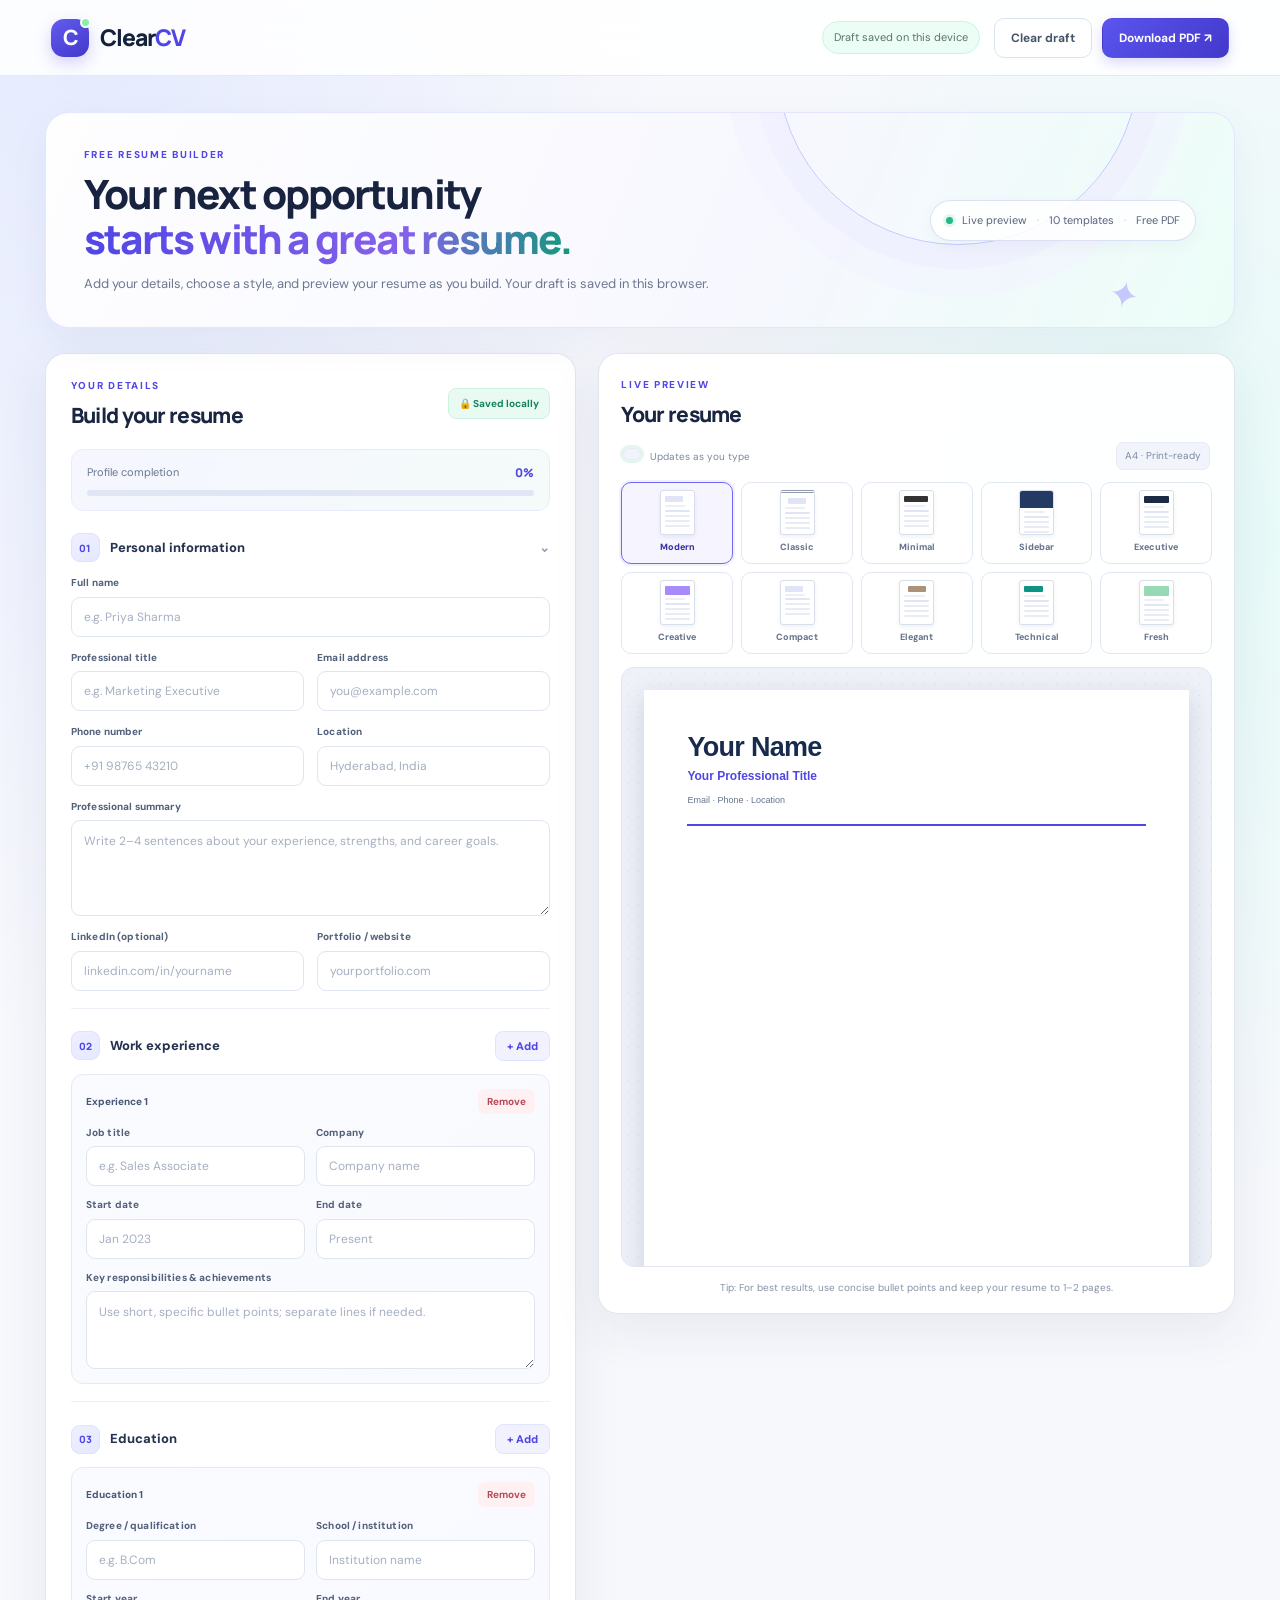
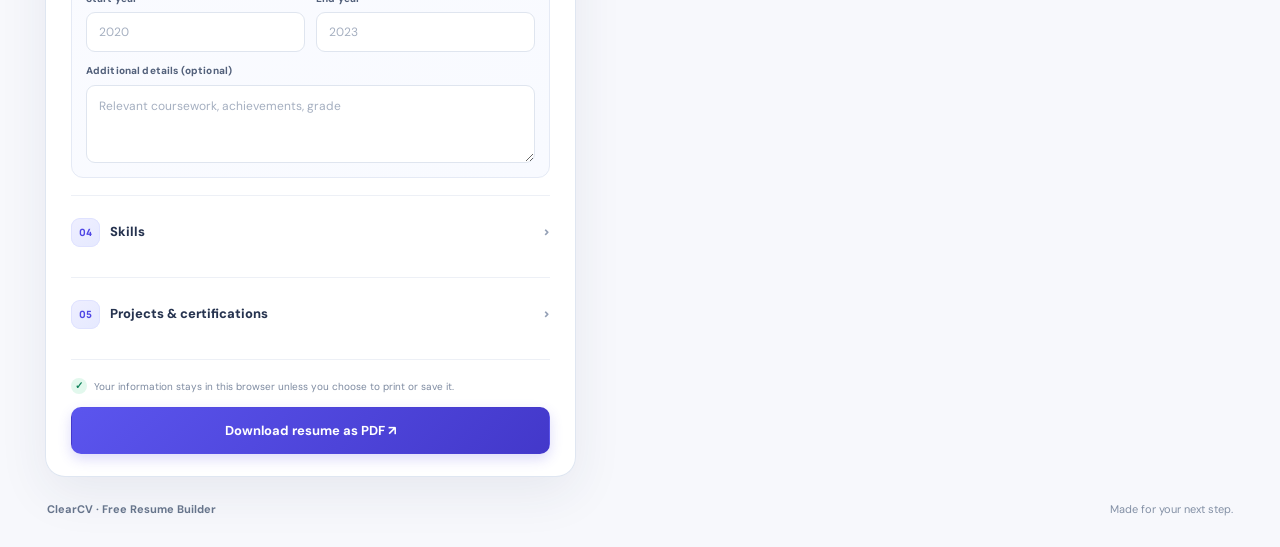
<file: index.html>
<!DOCTYPE html>
<html lang="en">
<head>
  <meta charset="UTF-8">
  <meta name="viewport" content="width=device-width, initial-scale=1.0">
  <meta name="description" content="Build a professional resume for free. Choose a template, edit your details, preview instantly, and print or save as PDF.">
  <title>ClearCV — Free Resume Builder</title>
  <link rel="stylesheet" href="style.css">
</head>
<body>
  <header class="site-header">
    <a class="brand" href="#" aria-label="ClearCV home"><span class="brand-mark">C</span><span>Clear<span class="brand-light">CV</span></span></a>
    <div class="header-actions">
      <span class="saved-status" id="savedStatus" aria-live="polite">Your draft stays on this device</span>
      <button class="btn btn-outline" id="clearBtn" type="button">Clear draft</button>
      <button class="btn btn-primary" id="downloadBtn" type="button">Download PDF ↗</button>
    </div>
  </header>

  <main class="app-shell">
    <section class="intro">
      <div>
        <p class="eyebrow">FREE RESUME BUILDER</p>
        <h1>Your next opportunity<br><span>starts with a great resume.</span></h1>
        <p class="intro-copy">Add your details, choose a style, and preview your resume as you build. Your draft is saved in this browser.</p>
      </div>
      <div class="step-pill"><span class="step-dot"></span> Live preview <span class="step-separator">·</span> 10 templates <span class="step-separator">·</span> Free PDF</div>
    </section>

    <div class="workspace">
      <section class="editor-panel" aria-label="Resume editor">
        <div class="panel-heading">
          <div><p class="eyebrow">YOUR DETAILS</p><h2>Build your resume</h2></div>
          <span class="privacy-tag">🔒 Saved locally</span>
        </div>

        <div class="progress-wrap"><div class="progress-label"><span>Profile completion</span><strong id="progressText">0%</strong></div><div class="progress-track"><div id="progressBar"></div></div></div>

        <details class="form-section" open>
          <summary><span class="section-icon">01</span><span>Personal information</span><span class="summary-chevron">⌄</span></summary>
          <div class="form-grid">
            <label class="full">Full name<input data-field="name" placeholder="e.g. Priya Sharma" autocomplete="name"></label>
            <label>Professional title<input data-field="title" placeholder="e.g. Marketing Executive"></label>
            <label>Email address<input data-field="email" type="email" placeholder="you@example.com" autocomplete="email"></label>
            <label>Phone number<input data-field="phone" placeholder="+91 98765 43210" autocomplete="tel"></label>
            <label>Location<input data-field="location" placeholder="Hyderabad, India" autocomplete="address-level2"></label>
            <label class="full">Professional summary<textarea data-field="summary" rows="4" placeholder="Write 2–4 sentences about your experience, strengths, and career goals."></textarea></label>
            <label>LinkedIn (optional)<input data-field="linkedin" placeholder="linkedin.com/in/yourname"></label>
            <label>Portfolio / website<input data-field="website" placeholder="yourportfolio.com"></label>
          </div>
        </details>

        <details class="form-section" open>
          <summary><span class="section-icon">02</span><span>Work experience</span><button class="add-inline" type="button" data-add="experience">+ Add</button></summary>
          <div id="experienceList" class="repeat-list"></div>
        </details>

        <details class="form-section" open>
          <summary><span class="section-icon">03</span><span>Education</span><button class="add-inline" type="button" data-add="education">+ Add</button></summary>
          <div id="educationList" class="repeat-list"></div>
        </details>

        <details class="form-section">
          <summary><span class="section-icon">04</span><span>Skills</span><span class="summary-chevron">⌄</span></summary>
          <label class="full">Skills, separated by commas<textarea data-field="skills" rows="3" placeholder="Communication, Project management, Excel, Teamwork"></textarea></label>
        </details>

        <details class="form-section">
          <summary><span class="section-icon">05</span><span>Projects & certifications</span><span class="summary-chevron">⌄</span></summary>
          <label class="full">Projects (one per line)<textarea data-field="projects" rows="3" placeholder="Website redesign — Built a responsive site for a local business"></textarea></label>
          <label class="full">Certifications (one per line)<textarea data-field="certifications" rows="3" placeholder="Google Digital Marketing Certificate"></textarea></label>
        </details>

        <div class="editor-footer">
          <span class="privacy-note">Your information stays in this browser unless you choose to print or save it.</span>
          <button class="btn btn-primary btn-wide" id="downloadBtnBottom" type="button">Download resume as PDF ↗</button>
        </div>
      </section>

      <section class="preview-panel" aria-label="Live resume preview">
        <div class="preview-toolbar">
          <div><p class="eyebrow">LIVE PREVIEW</p><h2>Your resume</h2></div>
          <label class="template-select-label template-select-accessible">Template
            <select id="templateSelect" aria-label="Choose resume template">
              <option value="modern">01 · Modern</option>
              <option value="classic">02 · Classic</option>
              <option value="minimal">03 · Minimal</option>
              <option value="sidebar">04 · Sidebar</option>
              <option value="executive">05 · Executive</option>
              <option value="creative">06 · Creative</option>
              <option value="compact">07 · Compact</option>
              <option value="elegant">08 · Elegant</option>
              <option value="technical">09 · Technical</option>
              <option value="fresh">10 · Fresh</option>
            </select>
          </label>
        </div>
        <div class="preview-meta"><span><span class="live-dot"></span> Updates as you type</span><span>A4 · Print-ready</span></div>
        <div class="template-rail" aria-label="Choose a resume template">
          <button class="template-card" type="button" data-template-choice="modern" aria-pressed="true"><span class="template-thumb"><i class="thumb-line"></i></span><span class="template-card-name">Modern</span></button>
          <button class="template-card" type="button" data-template-choice="classic" aria-pressed="false"><span class="template-thumb"><i class="thumb-line"></i></span><span class="template-card-name">Classic</span></button>
          <button class="template-card" type="button" data-template-choice="minimal" aria-pressed="false"><span class="template-thumb"><i class="thumb-line"></i></span><span class="template-card-name">Minimal</span></button>
          <button class="template-card" type="button" data-template-choice="sidebar" aria-pressed="false"><span class="template-thumb"><i class="thumb-line"></i></span><span class="template-card-name">Sidebar</span></button>
          <button class="template-card" type="button" data-template-choice="executive" aria-pressed="false"><span class="template-thumb"><i class="thumb-line"></i></span><span class="template-card-name">Executive</span></button>
          <button class="template-card" type="button" data-template-choice="creative" aria-pressed="false"><span class="template-thumb"><i class="thumb-line"></i></span><span class="template-card-name">Creative</span></button>
          <button class="template-card" type="button" data-template-choice="compact" aria-pressed="false"><span class="template-thumb"><i class="thumb-line"></i></span><span class="template-card-name">Compact</span></button>
          <button class="template-card" type="button" data-template-choice="elegant" aria-pressed="false"><span class="template-thumb"><i class="thumb-line"></i></span><span class="template-card-name">Elegant</span></button>
          <button class="template-card" type="button" data-template-choice="technical" aria-pressed="false"><span class="template-thumb"><i class="thumb-line"></i></span><span class="template-card-name">Technical</span></button>
          <button class="template-card" type="button" data-template-choice="fresh" aria-pressed="false"><span class="template-thumb"><i class="thumb-line"></i></span><span class="template-card-name">Fresh</span></button>
        </div>
        <div class="resume-stage">
          <article id="resume" class="resume template-modern" aria-label="Resume document">
            <header class="resume-header">
              <h1 id="previewName">Your Name</h1><p id="previewTitle" class="resume-title">Your Professional Title</p>
              <div id="previewContact" class="resume-contact">Email · Phone · Location</div>
              <div id="previewLinks" class="resume-links"></div>
            </header>
            <section class="resume-section" id="summarySection"><h2>Profile</h2><p id="previewSummary" class="resume-summary">Your professional summary will appear here. Describe your strengths, experience, and the value you bring.</p></section>
            <section class="resume-section" id="experienceSection"><h2>Experience</h2><div id="previewExperience"></div></section>
            <section class="resume-section" id="educationSection"><h2>Education</h2><div id="previewEducation"></div></section>
            <section class="resume-section" id="skillsSection"><h2>Key skills</h2><div id="previewSkills" class="skill-list"><span>Communication</span><span>Problem solving</span><span>Teamwork</span></div></section>
            <section class="resume-section" id="projectsSection"><h2>Projects</h2><ul id="previewProjects"></ul></section>
            <section class="resume-section" id="certificationsSection"><h2>Certifications</h2><ul id="previewCertifications"></ul></section>
          </article>
        </div>
        <p class="preview-footnote">Tip: For best results, use concise bullet points and keep your resume to 1–2 pages.</p>
      </section>
    </div>
    <footer class="site-footer"><span>ClearCV · Free Resume Builder</span><span>Made for your next step.</span></footer>
  </main>
  <div id="toast" role="status" aria-live="polite" class="toast"></div>
  <script src="script.js"></script>
</body>
</html>
</file>
<file: style.css>
@import url('https://fonts.googleapis.com/css2?family=DM+Sans:wght@400;500;600;700&family=Manrope:wght@400;500;600;700;800&display=swap');
:root{--ink:#15223b;--muted:#71809a;--line:#e4e9f3;--blue:#4f46e5;--blue-dark:#3730a3;--violet:#8b5cf6;--mint:#18a780;--pale:#f6f7ff;--paper:#fff;--shadow:0 16px 50px rgba(35,48,93,.08)}
*{box-sizing:border-box}html{scroll-behavior:smooth}body{margin:0;color:var(--ink);background:radial-gradient(ellipse at 7% 0%,rgba(224,231,255,.8),transparent 34%),radial-gradient(ellipse at 92% 25%,rgba(220,252,245,.65),transparent 30%),#f7f8fc;font:14px/1.55 'DM Sans',Arial,sans-serif}button,input,textarea,select{font:inherit}button{touch-action:manipulation}::selection{background:#dcd9ff;color:#28216e}
.site-header{height:76px;background:rgba(255,255,255,.88);backdrop-filter:blur(18px);border-bottom:1px solid rgba(226,232,244,.9);display:flex;align-items:center;justify-content:space-between;padding:0 clamp(18px,4vw,64px);gap:20px;position:sticky;top:0;z-index:20}.brand{display:flex;align-items:center;gap:11px;text-decoration:none;color:var(--ink);font-family:Manrope,sans-serif;font-size:23px;font-weight:800;letter-spacing:-1px}.brand-mark{display:grid;place-items:center;width:38px;height:38px;border-radius:13px;background:linear-gradient(145deg,#625cf0,#4338ca);color:#fff;font-size:21px;box-shadow:0 6px 16px #4f46e53b;position:relative}.brand-mark:after{content:"";width:7px;height:7px;background:#86efac;border-radius:50%;position:absolute;right:-2px;top:-2px;border:2px solid white}.brand-light{color:var(--blue)}.header-actions{display:flex;align-items:center;gap:10px}.saved-status{font-size:11px;color:#587369;background:#ecfdf5;border:1px solid #cbf4df;border-radius:99px;padding:7px 11px;margin-right:4px}.btn{display:inline-flex;align-items:center;justify-content:center;gap:7px;font:700 12px 'DM Sans',sans-serif;padding:11px 16px;border-radius:10px;cursor:pointer;transition:transform .18s,box-shadow .18s,background .18s;border:1px solid transparent;white-space:nowrap}.btn-primary{background:linear-gradient(135deg,#5b55ee,#4338ca);color:white;box-shadow:0 5px 13px #4f46e533}.btn-primary:hover{background:linear-gradient(135deg,#4f46e5,#3730a3);box-shadow:0 8px 18px #4f46e53d;transform:translateY(-1px)}.btn-outline{background:white;color:#475569;border-color:#dce3ef}.btn-outline:hover{background:#f8faff;border-color:#bbc7dc}.app-shell{max-width:1560px;margin:0 auto;padding:36px clamp(16px,3.5vw,54px) 28px}.intro{position:relative;isolation:isolate;overflow:hidden;display:flex;justify-content:space-between;align-items:center;gap:30px;margin:0 0 25px;padding:34px 38px 33px;border:1px solid #e3e6ff;border-radius:24px;background:linear-gradient(112deg,rgba(255,255,255,.97) 0%,rgba(247,247,255,.97) 57%,rgba(236,253,247,.96) 100%);box-shadow:0 14px 40px rgba(45,52,120,.055)}.intro:before{content:"";position:absolute;z-index:-1;width:360px;height:360px;right:8%;top:-230px;border-radius:50%;border:1px solid #c5c8ff;box-shadow:0 0 0 24px #eeedff80,0 0 0 52px #f4f3ff80}.intro:after{content:"✦";position:absolute;right:8%;bottom:3px;color:#b4b2ff;font-size:37px;opacity:.7;transform:rotate(13deg)}.eyebrow{font-size:10px;font-weight:800;letter-spacing:1.7px;color:var(--blue);margin:0 0 8px}.intro h1{font:800 clamp(29px,3.15vw,44px)/1.12 Manrope,sans-serif;letter-spacing:-1.9px;margin:0;color:#182340}.intro h1 span{background:linear-gradient(100deg,#4f46e5,#8660eb 65%,#0f9b78);-webkit-background-clip:text;background-clip:text;color:transparent}.intro-copy{color:#6d7890;max-width:630px;margin:13px 0 0;font-size:13px}.step-pill{white-space:nowrap;border:1px solid rgba(218,223,244,.95);background:rgba(255,255,255,.85);padding:11px 15px;border-radius:100px;color:#56627b;font-size:11px;box-shadow:0 5px 15px rgba(39,50,95,.04);position:relative;z-index:1}.step-dot,.live-dot{display:inline-block;width:7px;height:7px;border-radius:50%;background:#22b983;margin-right:6px;box-shadow:0 0 0 3px #22b98320}.step-separator{margin:0 7px;color:#b5bfd0}
.workspace{display:grid;grid-template-columns:minmax(360px,.91fr) minmax(430px,1.09fr);gap:22px;align-items:start}.editor-panel,.preview-panel{background:rgba(255,255,255,.96);border:1px solid rgba(222,229,241,.96);border-radius:20px;box-shadow:var(--shadow);min-width:0;overflow:hidden}.editor-panel{padding:24px 25px 22px}.panel-heading,.preview-toolbar{display:flex;align-items:center;justify-content:space-between;gap:12px}.panel-heading h2,.preview-toolbar h2{font:800 21px Manrope,sans-serif;letter-spacing:-.7px;margin:0;color:#192541}.privacy-tag{font-size:10px;font-weight:700;color:#13845f;background:#e8faf2;border:1px solid #cdf2e1;padding:7px 10px;border-radius:8px;white-space:nowrap}.progress-wrap{margin:20px 0 4px;padding:14px 15px;background:linear-gradient(110deg,#f5f6ff,#f4fbf9);border:1px solid #e9ecfb;border-radius:12px}.progress-label{display:flex;justify-content:space-between;color:#6a7590;font-size:11px;margin-bottom:9px}.progress-label strong{color:var(--blue);font:800 12px Manrope,sans-serif}.progress-track{height:6px;background:#e1e6f5;border-radius:99px;overflow:hidden}.progress-track div{height:100%;width:0;background:linear-gradient(90deg,#4f46e5,#8b5cf6,#20b486);border-radius:99px;transition:width .3s ease}
.form-section{border-bottom:1px solid #edf0f6;padding:0 0 17px;margin-top:17px}.form-section summary{display:flex;align-items:center;gap:10px;list-style:none;cursor:pointer;font-weight:800;font-size:13px;padding:5px 0 13px;color:#26334f;user-select:none}.form-section summary::-webkit-details-marker{display:none}.section-icon{display:grid;place-items:center;width:29px;height:29px;border-radius:9px;background:linear-gradient(145deg,#efefff,#e5e9ff);color:var(--blue);font:800 10px Manrope,sans-serif;box-shadow:inset 0 0 0 1px #dfe2ff}.summary-chevron{margin-left:auto;color:#94a0b6;transition:transform .2s}.form-section:not([open]) .summary-chevron{transform:rotate(-90deg)}.add-inline{margin-left:auto;border:1px solid #e0e4ff;background:#f2f2ff;color:var(--blue);font:800 11px 'DM Sans',sans-serif;padding:7px 11px;border-radius:8px;cursor:pointer;transition:.15s}.add-inline:hover{background:#e5e5ff;transform:translateY(-1px)}.form-grid{display:grid;grid-template-columns:1fr 1fr;gap:13px}.form-grid label,.form-section>label,.entry-card label{display:flex;flex-direction:column;gap:6px;font-size:10px;font-weight:800;letter-spacing:.15px;color:#53617b;min-width:0}.full{grid-column:1/-1}input,textarea,select{width:100%;font:500 12px 'DM Sans',sans-serif;color:#26334d;background:#fff;border:1px solid #dfe5ef;border-radius:9px;padding:11px 12px;outline:none;transition:border .16s,box-shadow .16s,background .16s;min-width:0}input:focus,textarea:focus,select:focus{border-color:#8983f6;box-shadow:0 0 0 3px #635bfa17;background:#fff}input::placeholder,textarea::placeholder{color:#a5afc0;font-weight:400}textarea{resize:vertical;min-height:77px;line-height:1.5}.repeat-list{display:grid;gap:11px}.entry-card{padding:14px;background:linear-gradient(145deg,#fafbff,#f8faff);border:1px solid #e5eaf5;border-radius:12px;transition:border-color .2s}.entry-card:focus-within{border-color:#c4c7fc}.entry-card-head{display:flex;justify-content:space-between;align-items:center;margin-bottom:11px;font-size:10px;font-weight:800;color:#485875}.remove-entry{border:0;background:#fff0f2;color:#b5485b;font:700 10px 'DM Sans',sans-serif;cursor:pointer;padding:6px 9px;border-radius:7px}.remove-entry:hover{background:#ffe1e6}.entry-grid{display:grid;grid-template-columns:1fr 1fr;gap:11px}.entry-grid .wide{grid-column:1/-1}.editor-footer{padding-top:19px}.privacy-note{display:flex;align-items:flex-start;gap:7px;font-size:10px;color:#7d8aa0;margin:0 0 13px}.privacy-note:before{content:"✓";display:inline-grid;place-items:center;flex:0 0 16px;height:16px;border-radius:50%;background:#e2f8ed;color:#11825c;font-weight:800;margin-top:-1px}.btn-wide{width:100%;padding:14px;font-size:13px}
.preview-panel{padding:23px 22px 18px;background:rgba(255,255,255,.95);position:sticky;top:90px}.preview-toolbar h2{font-size:21px}.template-select-label{display:flex;flex-direction:column;gap:4px;font-size:10px;font-weight:800;color:#71809a}.template-select-label select{min-width:155px;padding:9px 10px;font-size:11px}.preview-meta{display:flex;justify-content:space-between;align-items:center;font-size:10px;color:#7c89a0;margin:14px 2px 12px}.preview-meta span:last-child{background:#f1f4fb;border:1px solid #e7ebf5;border-radius:7px;padding:5px 8px}.template-rail{display:grid;grid-template-columns:repeat(5,minmax(0,1fr));gap:8px;margin:0 0 13px}.template-card{border:1px solid #e1e6f1;background:#fff;border-radius:10px;padding:7px 6px 8px;cursor:pointer;min-width:0;transition:transform .16s,border-color .16s,box-shadow .16s;text-align:center;color:#66738d}.template-card:hover{transform:translateY(-2px);border-color:#b7b5fb;box-shadow:0 6px 13px #4f46e511}.template-card[aria-pressed="true"]{border-color:#7069f3;background:#f5f4ff;box-shadow:0 0 0 2px #7069f31a;color:#3730a3}.template-card-name{display:block;font-size:9px;font-weight:800;white-space:nowrap;overflow:hidden;text-overflow:ellipsis;margin-top:6px}.template-thumb{height:45px;width:35px;margin:0 auto;border:1px solid #d8deeb;background:#fff;border-radius:3px;box-shadow:0 2px 4px #20335612;padding:5px 4px;display:flex;flex-direction:column;gap:3px;overflow:hidden;position:relative}.template-thumb:before{content:"";height:6px;background:#dfe5f7;border-radius:1px;width:74%;display:block}.template-thumb:after{content:"";height:2px;background:#dfe5f7;border-radius:2px;width:100%;display:block;box-shadow:0 5px #e7ebf3,0 10px #e7ebf3,0 15px #e7ebf3}.thumb-line{height:2px;background:#eceff6;width:82%;border-radius:2px}.template-card[data-template-choice="classic"] .template-thumb:before{margin:0 auto}.template-card[data-template-choice="classic"] .template-thumb{border-top:3px double #9199aa}.template-card[data-template-choice="minimal"] .template-thumb:before{background:#333;width:96%}.template-card[data-template-choice="sidebar"] .template-thumb:before{background:#233a63;width:calc(100% + 8px);margin:-5px -4px 0;height:17px;flex-shrink:0;border-radius:0}.template-card[data-template-choice="executive"] .template-thumb:before{background:#1d2a43;height:7px;width:100%}.template-card[data-template-choice="creative"] .template-thumb:before{background:#a78bfa;width:100%;height:9px}.template-card[data-template-choice="compact"] .template-thumb{gap:2px}.template-card[data-template-choice="elegant"] .template-thumb:before{background:#ad927a;margin:0 auto}.template-card[data-template-choice="technical"] .template-thumb:before{background:#0e9387}.template-card[data-template-choice="fresh"] .template-thumb:before{background:#96d9b5;width:100%;height:10px}
.resume-stage{background-color:#eef1f8;background-image:radial-gradient(#d8deec .75px,transparent .75px);background-size:11px 11px;border:1px solid #e1e6f0;border-radius:13px;padding:clamp(12px,2vw,22px);display:flex;justify-content:center;overflow:auto;max-height:calc(100vh - 300px);min-height:540px}.resume{width:100%;max-width:595px;min-height:720px;background:#fff;box-shadow:0 8px 24px rgba(28,41,74,.15);padding:42px 43px;color:#27364b;font-family:Arial,sans-serif;font-size:10px;line-height:1.45;overflow-wrap:anywhere;transition:box-shadow .2s}.resume-header{padding-bottom:17px;border-bottom:2px solid #4f46e5;margin-bottom:18px}.resume-header h1{font-size:27px;line-height:1.15;letter-spacing:-.7px;margin:0 0 5px;color:#172b4d}.resume-title{font-size:12px;color:#4f46e5;font-weight:700;margin:0 0 9px}.resume-contact,.resume-links{color:#66758b;font-size:9px;display:flex;flex-wrap:wrap;gap:5px 12px}.resume-section{margin-top:17px}.resume-section h2{font-size:11px;text-transform:uppercase;letter-spacing:1px;color:#4f46e5;border-bottom:1px solid #dfe6f1;padding-bottom:5px;margin:0 0 9px}.resume-summary{margin:0;color:#526077;white-space:pre-wrap}.resume-item{margin:0 0 12px;break-inside:avoid}.resume-item-head{display:flex;justify-content:space-between;gap:10px;align-items:baseline}.resume-item h3{font-size:10.5px;margin:0;color:#253650;font-weight:700}.resume-item .date{font-size:9px;color:#7b879a;white-space:nowrap}.resume-item .subline{font-size:9.5px;color:#4f46e5;font-weight:600;margin:2px 0 4px}.resume-item p{white-space:pre-wrap;margin:4px 0 0;color:#536177}.skill-list{display:flex;flex-wrap:wrap;gap:6px}.skill-list span{background:#eef2ff;color:#41526d;border-radius:5px;padding:4px 7px;font-size:9px}.resume-section ul{padding-left:15px;margin:0}.resume-section li{margin:0 0 4px;color:#536177;white-space:pre-wrap}.preview-footnote{font-size:10px;color:#8792a6;text-align:center;margin:13px 0 0}.site-footer{display:flex;justify-content:space-between;color:#8390a5;font-size:11px;padding:24px 2px 0}.site-footer span:first-child{font-weight:700;color:#66748b}.toast{position:fixed;left:50%;bottom:22px;transform:translate(-50%,20px);background:#1b2946;color:#fff;padding:12px 17px;border-radius:10px;font-size:12px;box-shadow:0 8px 30px #172b4d30;opacity:0;pointer-events:none;transition:.2s;z-index:50}.toast.show{opacity:1;transform:translate(-50%,0)}.template-select-accessible{position:absolute!important;width:1px!important;height:1px!important;padding:0!important;margin:-1px!important;overflow:hidden!important;clip:rect(0,0,0,0)!important;white-space:nowrap!important;border:0!important}
/* Ten distinctive resume templates */
.template-classic{font-family:Georgia,serif}.template-classic .resume-header{text-align:center;border-bottom:1px solid #6f7885;border-top:3px double #6f7885;padding:16px 0}.template-classic .resume-header h1{font-family:Georgia,serif;font-size:25px}.template-classic .resume-title,.template-classic .resume-section h2{color:#374151}.template-classic .resume-section h2{border-bottom:1px solid #9ca3af}
.template-minimal{padding:48px 47px}.template-minimal .resume-header{border:0;padding-bottom:8px}.template-minimal .resume-header h1{font-size:30px;color:#111827}.template-minimal .resume-title,.template-minimal .resume-section h2{color:#111827}.template-minimal .resume-section h2{border:0;letter-spacing:.5px}.template-minimal .resume-section{margin-top:14px}
.template-sidebar{padding:0;display:grid;grid-template-columns:34% 66%;align-content:start}.template-sidebar .resume-header{grid-column:1/-1;background:#20385d;color:white;padding:35px 34px 25px;margin:0;border:0}.template-sidebar .resume-header h1,.template-sidebar .resume-title,.template-sidebar .resume-contact,.template-sidebar .resume-links{color:white}.template-sidebar .resume-title{opacity:.85}.template-sidebar .resume-section{padding:0 13px;margin-top:16px}.template-sidebar #summarySection,.template-sidebar #experienceSection,.template-sidebar #projectsSection{grid-column:2;padding-right:28px}.template-sidebar #educationSection,.template-sidebar #skillsSection,.template-sidebar #certificationsSection{grid-column:1;padding-left:23px}.template-sidebar #summarySection{margin-top:22px}.template-sidebar .resume-section h2{color:#315ee7}
.template-executive .resume-header{border-bottom:4px solid #182d4b}.template-executive .resume-header h1{font-size:29px;text-transform:uppercase;letter-spacing:1px}.template-executive .resume-title,.template-executive .resume-section h2{color:#182d4b}.template-executive .resume-section h2{border-bottom:2px solid #182d4b}
.template-creative .resume-header{background:#f1edff;padding:20px;border:0;border-left:5px solid #8062d6}.template-creative .resume-header h1,.template-creative .resume-title,.template-creative .resume-section h2{color:#6548b8}.template-creative .resume-section h2{border-color:#d8cff6}
.template-compact{padding:32px 36px;font-size:9px}.template-compact .resume-header{padding-bottom:11px;margin-bottom:11px}.template-compact .resume-header h1{font-size:23px}.template-compact .resume-section{margin-top:10px}.template-compact .resume-section h2{margin-bottom:6px}.template-compact .resume-item{margin-bottom:7px}
.template-elegant{font-family:Georgia,serif;padding:46px}.template-elegant .resume-header{text-align:center;border:0;padding-bottom:14px}.template-elegant .resume-header h1{font-family:Georgia,serif;font-weight:400;font-size:30px;color:#765b45}.template-elegant .resume-title,.template-elegant .resume-section h2{color:#765b45}.template-elegant .resume-section h2{border-color:#d8cabc}
.template-technical .resume-header{border-bottom:2px solid #0e827b}.template-technical .resume-title,.template-technical .resume-section h2{color:#0e827b}.template-technical .skill-list span{background:#e3f5f3;color:#176d68}
.template-fresh .resume-header{background:#e9f7f0;padding:20px;border:0;border-radius:4px}.template-fresh .resume-header h1,.template-fresh .resume-title,.template-fresh .resume-section h2{color:#19734f}.template-fresh .resume-section h2{border-color:#cce8da}
@media(max-width:1100px){.workspace{grid-template-columns:minmax(320px,.92fr) minmax(350px,1.08fr);gap:15px}.editor-panel{padding:21px 18px}.preview-panel{padding:20px 16px}.resume{padding:34px 28px}.template-rail{gap:5px}.template-card{padding:6px 3px}.template-card-name{font-size:8px}}
@media(max-width:900px){.workspace{grid-template-columns:1fr}.preview-panel{position:static;grid-row:2}.resume-stage{max-height:none}.intro{align-items:flex-start;flex-direction:column;padding:28px}.step-pill{white-space:normal}.intro:before{right:-8%;top:-200px}.saved-status{display:none}.resume{max-width:650px}.template-rail{grid-template-columns:repeat(5,minmax(0,1fr));gap:8px}.template-card{padding:8px 6px}.template-card-name{font-size:9px}}
@media(max-width:600px){.site-header{height:auto;min-height:64px;padding:11px 13px;gap:8px}.brand{font-size:19px;gap:8px}.brand-mark{width:33px;height:33px;border-radius:11px}.header-actions{gap:6px}.header-actions .btn{padding:9px 10px;font-size:10px}.app-shell{padding:19px 10px}.intro{padding:23px 19px;border-radius:18px;margin-bottom:15px}.intro h1{font-size:30px;letter-spacing:-1.4px}.intro-copy{font-size:12px}.intro:before{width:230px;height:230px;right:-130px;top:-80px}.intro:after{right:9%;font-size:25px}.step-pill{font-size:10px;padding:9px 11px}.editor-panel,.preview-panel{padding:16px 12px;border-radius:15px}.panel-heading h2,.preview-toolbar h2{font-size:18px}.privacy-tag{font-size:9px;padding:6px 7px}.form-grid{grid-template-columns:1fr;gap:11px}.form-grid label{grid-column:1/-1}.entry-grid{grid-template-columns:1fr}.entry-grid .wide{grid-column:auto}.preview-toolbar{align-items:flex-start;flex-direction:column}.template-select-label,.template-select-label select{width:100%}.template-rail{grid-template-columns:repeat(5,minmax(0,1fr));gap:5px}.template-card{padding:6px 2px;border-radius:8px}.template-thumb{width:29px;height:39px}.template-card-name{font-size:8px}.resume-stage{padding:7px;min-height:380px}.resume{padding:25px 19px;min-height:560px;font-size:9px}.resume-header h1{font-size:23px}.template-sidebar{grid-template-columns:35% 65%}.template-sidebar .resume-header{padding:25px 20px}.template-sidebar .resume-section{padding:0 9px}.template-sidebar #educationSection,.template-sidebar #skillsSection,.template-sidebar #certificationsSection{padding-left:13px}.site-footer{gap:8px;flex-wrap:wrap;font-size:10px}.preview-meta{font-size:9px}.btn-wide{white-space:normal}}
@media print{body{background:#fff}.site-header,.intro,.editor-panel,.preview-toolbar,.preview-meta,.template-rail,.preview-footnote,.site-footer,.toast{display:none!important}.app-shell{padding:0;margin:0;max-width:none}.workspace{display:block}.preview-panel{border:0;box-shadow:none;padding:0;position:static;overflow:visible}.resume-stage{background:#fff;background-image:none;padding:0;display:block;overflow:visible;max-height:none;min-height:0;border:0}.resume{width:100%;max-width:none;min-height:0;box-shadow:none;margin:0;padding:12mm 13mm;font-size:10pt;line-height:1.4;print-color-adjust:exact;-webkit-print-color-adjust:exact}.resume-section,.resume-item{break-inside:avoid}.template-sidebar{display:grid;grid-template-columns:34% 66%}.template-sidebar .resume-header{grid-column:1/-1}.template-sidebar #summarySection,.template-sidebar #experienceSection,.template-sidebar #projectsSection{grid-column:2}.template-sidebar #educationSection,.template-sidebar #skillsSection,.template-sidebar #certificationsSection{grid-column:1}@page{size:A4;margin:0}}
</file>
